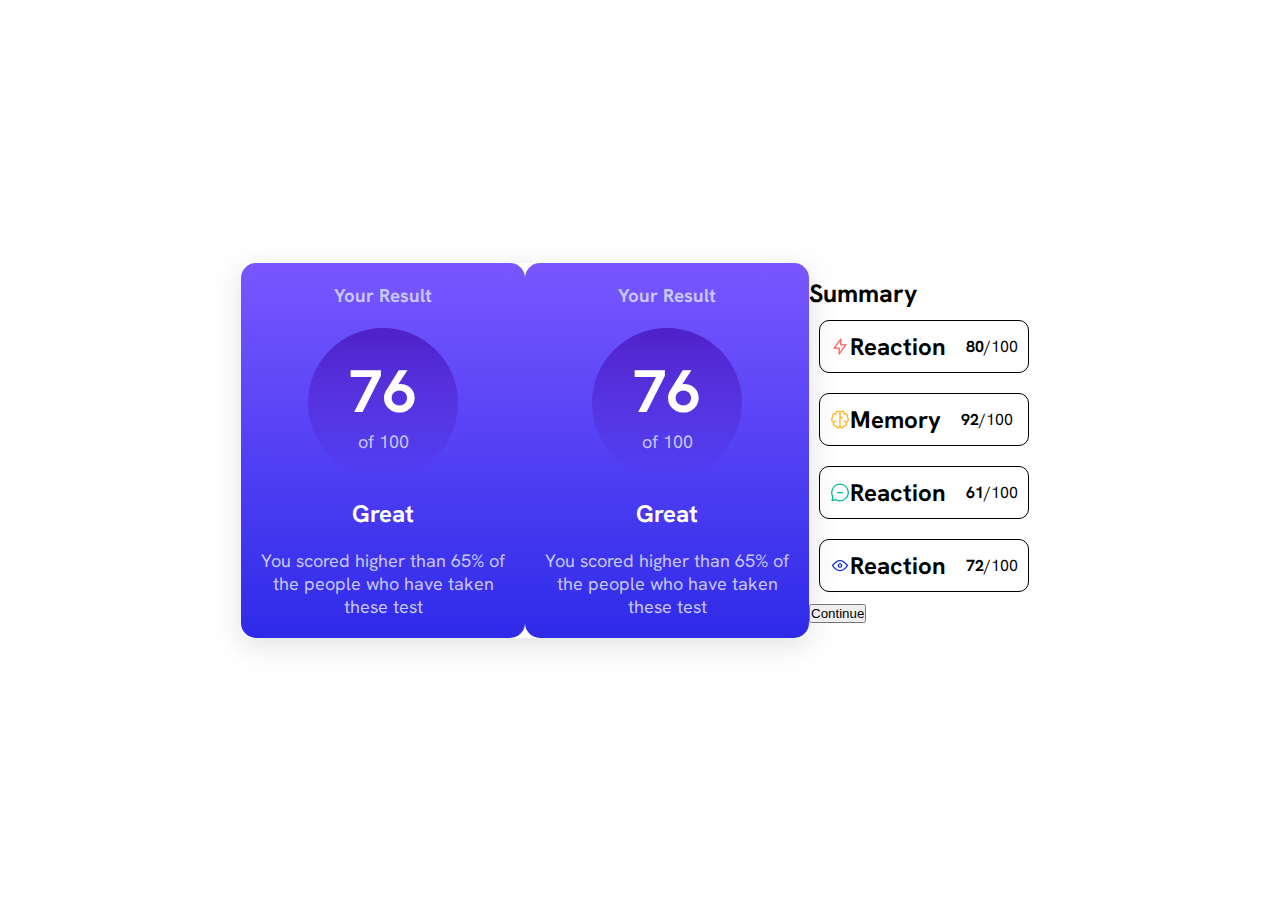
<file: index.html>
<!DOCTYPE html>
<html lang="en">
  <meta charset="UTF-8">
  <meta name="viewport" content="width=device-width, initial-scale=1.0">
  <link rel="stylesheet" href="style.css">
</head>
<body>
  <div class="main-container"> 
  <div class="left">
    <h3 id="result">Your Result</h3>
<div class="circle">

  <h4>76</h4>
  <p>of 100</p>

</div>
  <h2>Great</h2>

  <p>You scored higher than 65% of<br>
     the people who have taken<br>
      these test</p>
  </div>
  
  <div class="right">
    
  </div>
    <!-- demetre -->
  
    <div class="left">
      <h3 id="result">Your Result</h3>
  <div class="circle">
  
    <h4>76</h4>
    <p>of 100</p>
  
  </div>
    <h2>Great</h2>
  
    <p>You scored higher than 65% of<br>
       the people who have taken<br>
        these test</p>
    </div>
    
  
      
    </div>
  <!-- giorgi~ -->

  <div class="right">

    <h1 class="sum">Summary</h1>

    <div class="stats">

      <div class="stat reaction">
        <div>
          <img src="./assets/images/icon-reaction.svg" alt="reaction"><h2 class="react"> Reaction  </h2>
        </div>
        <span><b>80</b>/100</span>
      </div>

      <div class="stat reaction">
        <div>
          <img src="./assets/images/icon-memory.svg" alt="memory"><h2 class="memo"> Memory  </h2>
        </div>
        <span><b>92</b>/100</span>
      </div>
      
      <div class="stat reaction">
        <div>
          <img src="./assets/images/icon-verbal.svg" alt="verbal"><h2 class="react"> Reaction  </h2>
        </div>
        <span><b>61</b>/100</span>
      </div>
      
      <div class="stat reaction">
        <div>
          <img src="./assets/images/icon-visual.svg" alt="visual"><h2 class="react"> Reaction  </h2>
        </div>
        <span><b>72</b>/100</span>
      </div>
      
    </div>
    
    
    
    <button>Continue</button>
  </div>
    
    


</body>
</html>
</file>
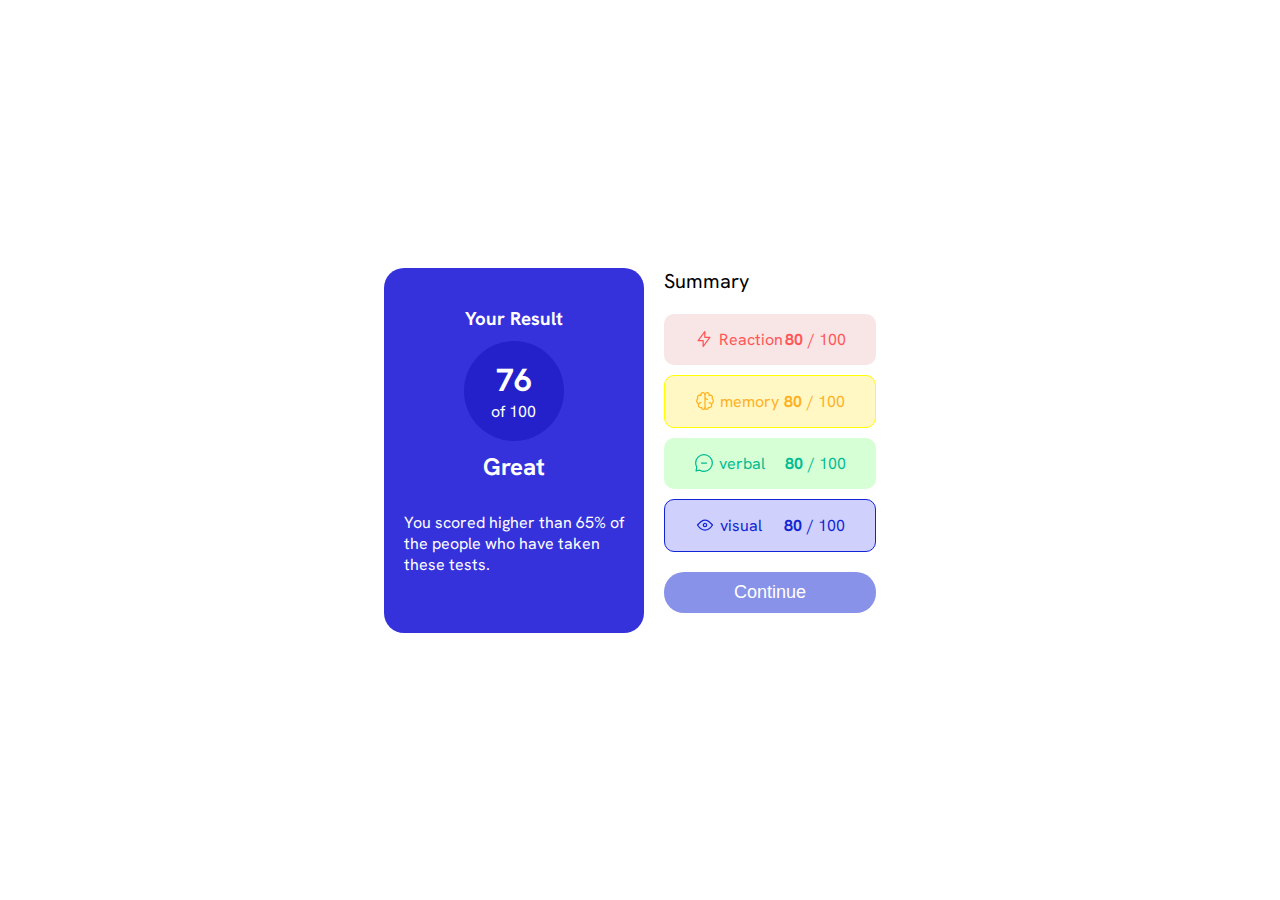
<file: old filess/index.html>
<!DOCTYPE html>
<html lang="en">
  <meta charset="UTF-8">
  <meta name="viewport" content="width=device-width, initial-scale=1.0">
  <link rel="stylesheet" href="style.css">
</head>
<body>
  <div class="left">
    <h3>Your Result</h3>
    <div>
      <h1>76</h1>
      <p class="main-p">of 100</p>
    </div>
  <h2>Great</h2>
    <p>You scored higher than 65% of<br>
      the people who have taken<br>
        these tests.</p>

  </div>

  <div class="right">
    <p class="summary">Summary</p>
    <div class="button-container">
      <div class="reaction box"> 
        <div>
          <img src="/assets/images/icon-reaction.svg" alt="reaction icon"> 
          Reaction  
      </div>
        <div><b>80</b> / 100</div>
      </div>
      <div class="memory box">
        <div>
          <img src="/assets/images/icon-memory.svg" alt=""> 
          memory  
        </div>
          <div><b>80</b> / 100</div>
        </div>
      <div class="verbal box">
        <div>
          <img src="/assets/images/icon-verbal.svg" alt=""> 
          verbal  
        </div>
          <div><b>80</b> / 100</div>
        </div>
      <div class="visual box">
        <div>
          <img src="/assets/images/icon-visual.svg" alt=""> 
          visual  
        </div>
          <div><b>80</b> / 100</div>
        </div>
      </div>
      <div class="continue">
        <button>Continue</button>
      </div>

  </div>
  </div>
  </div>
</body>
</html>
</file>
<file: style.css>
@import url('https://fonts.googleapis.com/css2?family=Hanken+Grotesk:ital,wght@0,100..900;1,100..900&display=swap');
*{
    margin: 0;
    padding: 0;
    box-sizing: border-box;
    
    
}
body {
    display: flex;
    align-items: center;
    justify-content: center;
    height: 100vh;
    padding: 30px;
    font-family:"Hanken Grotesk";
    
    

}
.main-container{
    display: flex;
    align-items: center;
    box-shadow: rgba(100, 100, 111, 0.2) 0px 7px 29px 0px;
    border-radius: 10px;
}

/* ======================= */
/* giorgi */



/* =========================
 */





 /* ======================= */
/* demetre */

.left{

    display:flex;
    flex-direction: column;
    background: linear-gradient(to top,hsl(241, 81%, 54%),hsl(252, 100%, 67%));
    border: 20px;
    justify-content: center;
    gap:20px;
    color:white;
    align-items: center;
    border-radius: 15px;
    padding: 20px;
}

#result{

    color: hsl(241, 100%, 89%);

}

p{
    font-size: 18px;
    color: hsl(241, 100%, 89%);
    text-align: center;
}

.circle{

    width: 150px;
    height: 150px;
    display: flex;
    background:linear-gradient(hsla(256, 72%, 46%, 1),hsl(241, 72%, 46%, 0));
    border-radius: 50%;
    flex-direction: column;
    align-items: center;
    justify-content: center;
}

h4{
    font-size: 60px;
}
/* =========================
 */

 

h1{
    font-size: 25px;
}

.stats{
    display: flex;
    flex-direction: column;
    padding: 10px;
    gap: 20px;

}
.stat{
    display: flex;
    border: 1px solid;
    border-radius: 10px;
    padding: 10px; 
    align-items: center;
    gap: 20px;
}

.stat div{
    display:flex;
    
}
/* ======================= */
/* giorgi */



/* =========================
 */





 /* ======================= */
/* demetre */

.left{

    display:flex;
    flex-direction: column;
    background: linear-gradient(to top,hsl(241, 81%, 54%),hsl(252, 100%, 67%));
    border: 20px;
    justify-content: center;
    gap:20px;
    color:white;
    align-items: center;
    border-radius: 15px;
    padding: 20px;
}

#result{

    color: hsl(241, 100%, 89%);

}

p{
    font-size: 18px;
    color: hsl(241, 100%, 89%);
    text-align: center;
}

.circle{

    width: 150px;
    height: 150px;
    display: flex;
    background:linear-gradient(hsla(256, 72%, 46%, 1),hsl(241, 72%, 46%, 0));
    border-radius: 50%;
    flex-direction: column;
    align-items: center;
    justify-content: center;
}

h4{
    font-size: 60px;
}
/* =========================
 */
</file>
<file: old filess/style.css>
@import url('https://fonts.googleapis.com/css2?family=Hanken+Grotesk:ital,wght@0,100..900;1,100..900&display=swap');
*{
    margin: 0;
    padding: 0;
    box-sizing: border-box;
}
body {
    display: flex;
    align-items: center;
    justify-content: center;
    height: 100vh;
    padding: 30px;
    font-family:"Hanken Grotesk";

}
.main-container{
    display: flex;
    align-items: center;
    box-shadow: rgba(100, 100, 111, 0.2) 0px 7px 29px 0px;
    border-radius: 10px;
}

.summary {
    font-size: 20px;
    padding: 0;
}

.container {
    background-color: white;
    display: flex;
    justify-content: center;
    flex-direction: column;
    gap: 20px;
}

.reaction {
    border-color: red;
    background-color:hsl(0, 58%, 87%, .5);
    color: hsl(0, 100%, 67%) ;

}
.memory{
    border: 1px solid;
    border-color:yellow;
    background-color:hsl(53, 100%, 77%, .5);
    color:hsl(39, 100%, 56%) ;
}
.verbal{
    border-color:green;
    background-color:hsl(118, 100%, 84%, .5);
    color: hsl(166, 100%, 37%);

}

.visual{
    border-color:blue;
    border: 1px solid;
    background-color:hsl(237, 88%, 80%, .5);
    color:hsl(234, 85%, 45%); 
}

button {
    display: flex;
    align-items: center;
    justify-content: center;
    padding: 10px 70px;
    border-radius: 20px;
    border: none;
    background-color: hsl(234, 85%, 45%, .5);
    font-size: 18px;
    color: white;
    cursor: pointer;
}

/* ============================= */
/* editding */
.button-container{
    display: flex;
    flex-direction: column;
    gap: 10px;
}

 .box {
    display: flex;
    padding: 15px 30px;
    justify-content: space-between;
    border-radius: 10px;
 }

 .box div{
    display: flex;
    gap: 5px;
    align-items: center;
 }

 .box img{
    width: 20px;
 }


/* demetre */
.left{
    background-color: hsl(241, 71%, 53%);
    height: 365px;
    display: flex;
    flex-direction: column;
    align-items: center;
    justify-content: center;
    color: white;
    border-radius: 20px;
    gap: 10px;
}
.left div{
    display: flex;
    flex-direction: column;
    align-items: center;
    background-color: hsl(241, 72%, 46%);
    border-radius: 50%;
    width: 100px;
    height: 100px;
    justify-content: center;
}
p{
    max-width: 300px;
    padding: 20px;
}
.main-p{
    padding: 0;
}

.right{
    display: flex;
    flex-direction: column;
    gap: 20px;
    padding: 20px;
    padding-top: 0;
}
/* ============================== */
</file>
